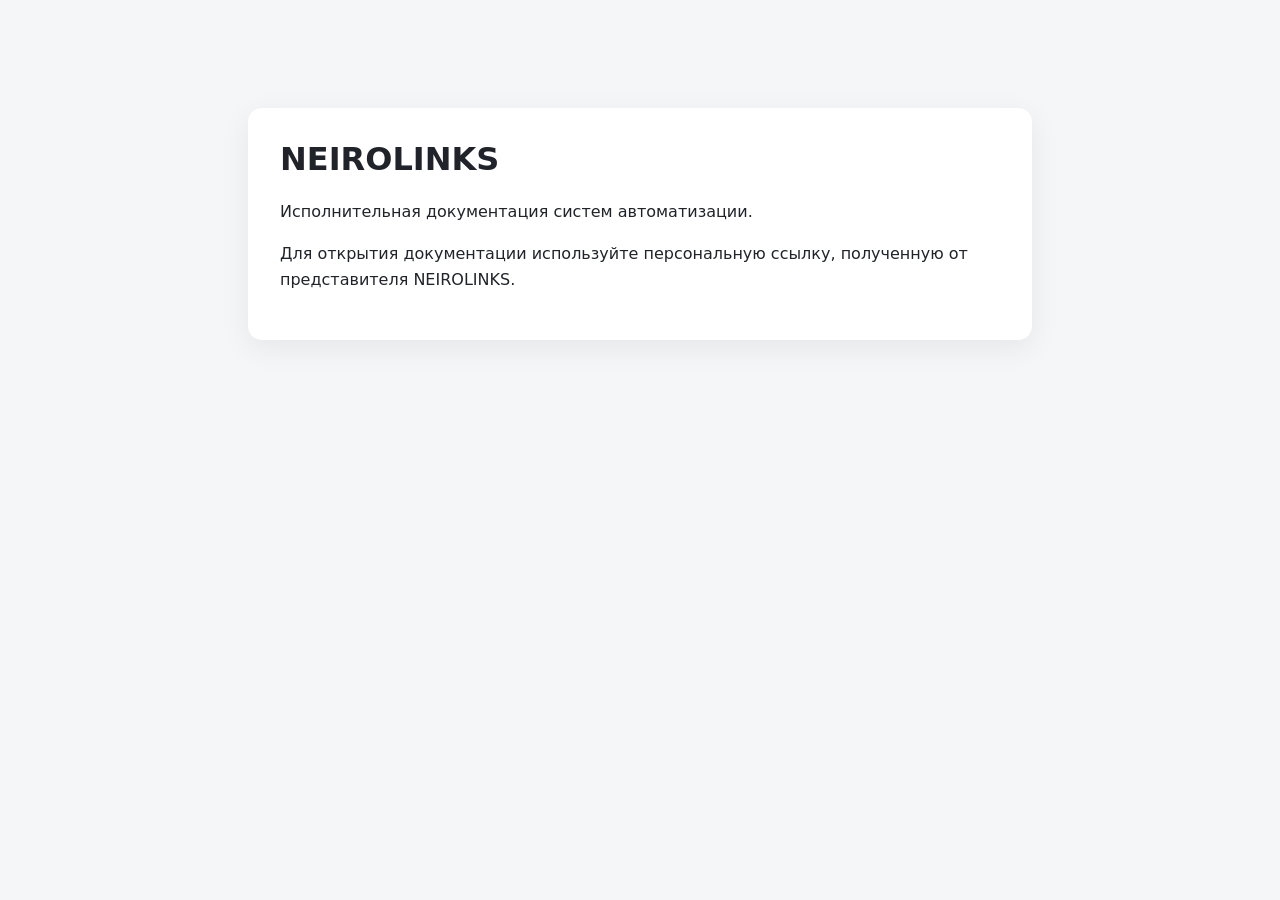
<file: static/index.html>
<!doctype html>
<html lang="ru">
<head>
  <meta charset="utf-8">
  <meta name="viewport" content="width=device-width,initial-scale=1">
  <meta name="robots" content="noindex,nofollow,noarchive">
  <title>NEIROLINKS · Документация</title>
  <style>body{font-family:system-ui,-apple-system,Segoe UI,sans-serif;margin:0;background:#f4f6f8;color:#20242a}.box{max-width:720px;margin:12vh auto;padding:32px;background:white;border-radius:14px;box-shadow:0 8px 30px #0001}h1{margin-top:0}p{line-height:1.6}</style>
</head>
<body><main class="box"><h1>NEIROLINKS</h1><p>Исполнительная документация систем автоматизации.</p><p>Для открытия документации используйте персональную ссылку, полученную от представителя NEIROLINKS.</p></main></body>
</html>
</file>
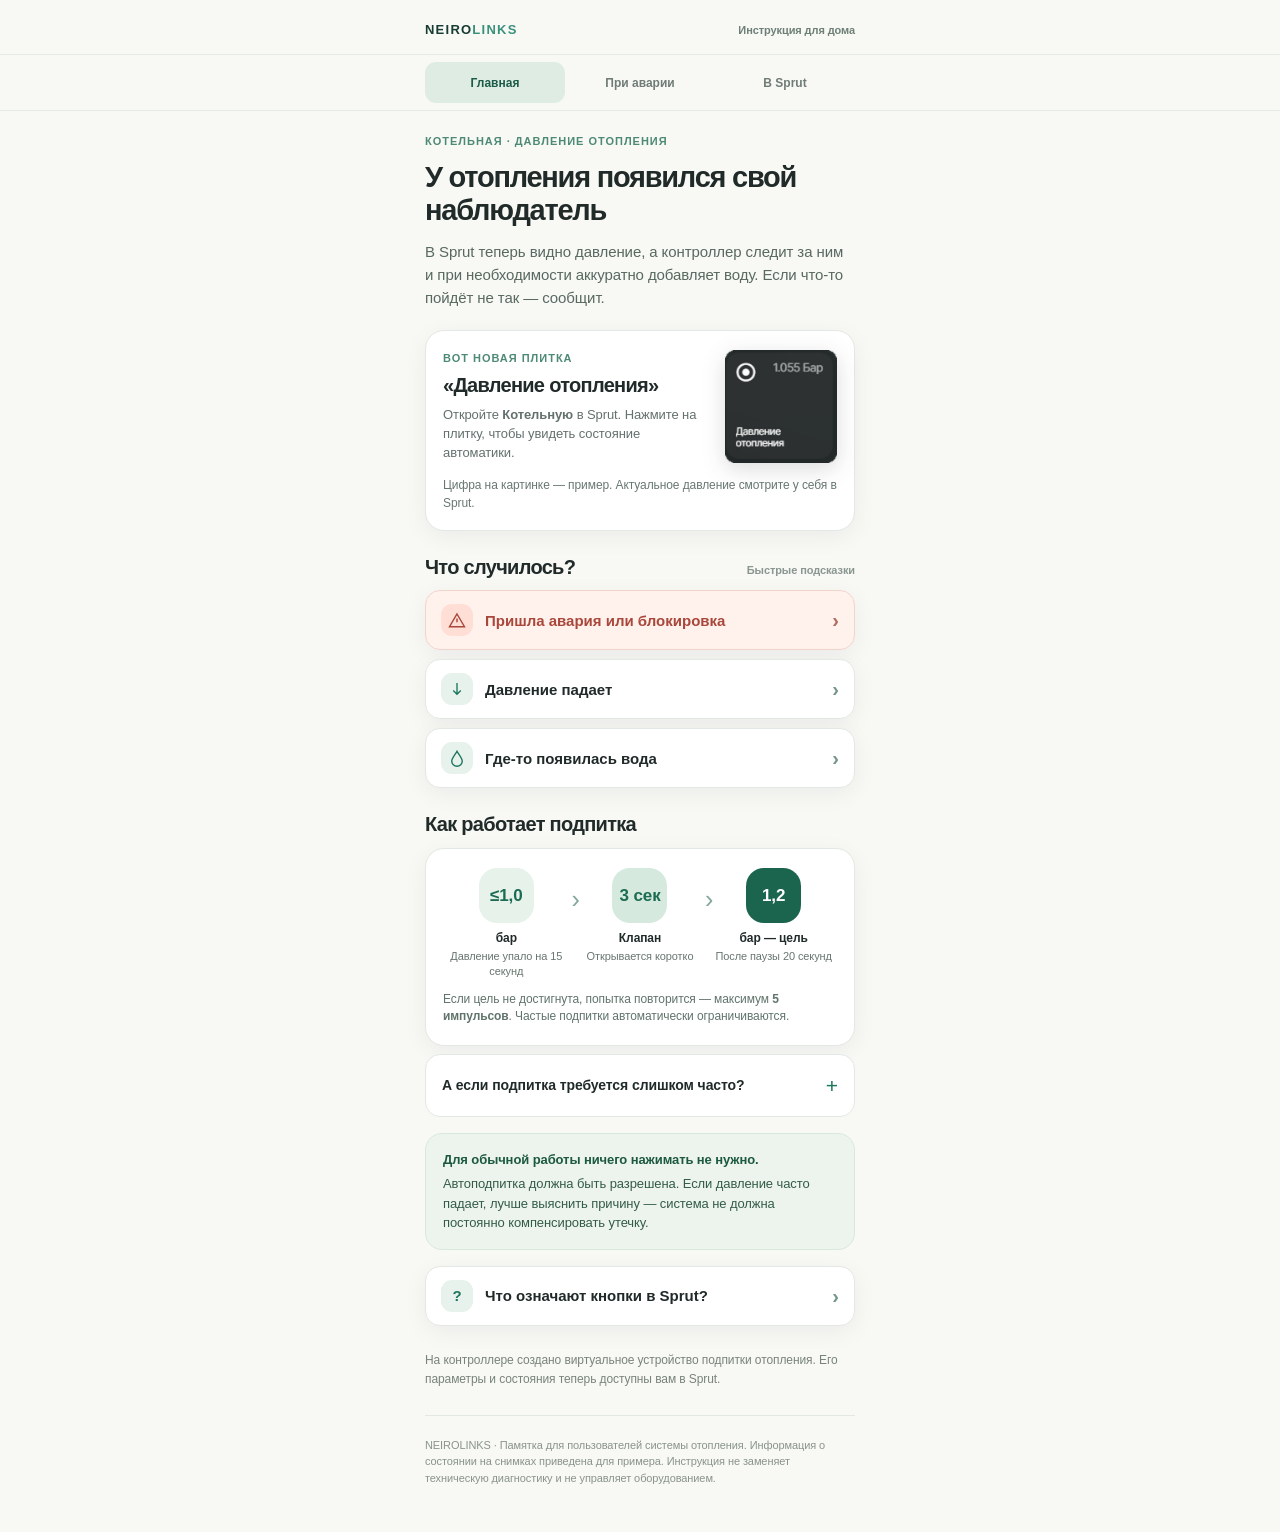
<file: objects/04-42-lastochka-d2aeaaa5/docs/guide/index.html>
<!DOCTYPE html>
<html lang="ru">
<head>
  <meta charset="utf-8">
  <meta name="viewport" content="width=device-width,initial-scale=1,viewport-fit=cover">
  <meta name="robots" content="noindex,nofollow,noarchive">
  <meta name="googlebot" content="noindex,nofollow,noarchive">
  <meta name="theme-color" content="#f8f8f5">
  <meta name="description" content="Короткая инструкция для жильцов: контроль давления отопления, карточка Sprut, действия при аварии и причины падения давления.">
  <title>Давление отопления — инструкция | NEIROLINKS</title>
  <style>
    :root{
      --bg:#f8f8f5;--paper:#fff;--text:#202a29;--muted:#64716e;--subtle:#8a9690;
      --line:#e2e9e4;--green:#1c765e;--mint:#e6f2eb;--dark:#193c35;
      --rose:#a9473a;--rosebg:#fff1ec;--amber:#8c6232;--amberbg:#fff6e8;
      --shadow:0 6px 24px rgba(20,53,42,.055)
    }
    *,*::before,*::after{box-sizing:border-box}
    html{scroll-behavior:smooth;-webkit-text-size-adjust:100%}
    body{margin:0;background:var(--bg);color:var(--text);font:15px/1.57 -apple-system,BlinkMacSystemFont,"Segoe UI",Arial,sans-serif;letter-spacing:-.006em}
    button{font:inherit;-webkit-tap-highlight-color:transparent}
    a{color:var(--green)}
    .wrap{width:100%;max-width:470px;margin:0 auto;padding-left:20px;padding-right:20px}
    .shell{min-height:100dvh;padding-bottom:46px}
    header{padding:20px 0 14px}
    .brand{display:flex;align-items:center;justify-content:space-between;gap:10px}
    .logo{font-size:13px;font-weight:850;letter-spacing:.095em;white-space:nowrap;color:#173d33}
    .logo span{color:#39917a}
    .minor{font-size:11px;font-weight:650;color:#6d7f76}
    .topnav-wrap{position:sticky;top:0;z-index:12;background:rgba(248,248,245,.96);backdrop-filter:blur(14px);-webkit-backdrop-filter:blur(14px);border-top:1px solid rgba(226,233,228,.8);border-bottom:1px solid rgba(226,233,228,.8)}
    .topnav{display:grid;grid-template-columns:1fr 1fr 1fr;gap:5px;padding:7px 20px}
    .tab{border:0;border-radius:11px;min-height:41px;padding:6px 4px;color:#707c76;background:transparent;font-size:12px;font-weight:720;line-height:1.2;cursor:pointer;white-space:nowrap}
    .tab[aria-selected=true]{background:#dfece4;color:#1b5b47}
    .page{display:none;padding-top:22px}
    .page.active{display:block}
    .hint{font-size:11px;font-weight:790;letter-spacing:.09em;text-transform:uppercase;color:#4d8a75;margin:0 0 10px}
    h1,h2,h3,p{margin-top:0}
    h1{font-size:29px;line-height:1.14;letter-spacing:-.043em;font-weight:770;margin:0 0 13px}
    h2{font-size:23px;line-height:1.18;letter-spacing:-.035em;font-weight:760;margin:0 0 12px}
    h3{font-size:17px;line-height:1.28;letter-spacing:-.02em;font-weight:740;margin:0 0 7px}
    .lead{font-size:15px;line-height:1.55;color:#586960;margin-bottom:20px}
    .card{background:var(--paper);border:1px solid var(--line);border-radius:19px;box-shadow:var(--shadow)}
    .intro{padding:19px 17px 18px}
    .intro-row{display:grid;grid-template-columns:minmax(0,1fr) 112px;align-items:center;gap:13px}
    .intro-row h2{font-size:20px;margin-bottom:9px}
    .intro-row p{font-size:13px;color:var(--muted);margin:0;line-height:1.46}
    .pressure-tile{width:112px;height:114px;object-fit:contain;filter:drop-shadow(0 6px 11px rgba(28,36,32,.16))}
    .micro{font-size:12px;color:#697872;line-height:1.5;margin:12px 0 0}
    .section-h{display:flex;justify-content:space-between;align-items:baseline;gap:10px;margin:25px 0 11px}
    .section-h h2{font-size:20px;margin:0}
    .section-h span{font-size:11px;color:var(--subtle);font-weight:600;white-space:nowrap}
    .btn{display:flex;align-items:center;justify-content:space-between;gap:12px;width:100%;border:1px solid var(--line);border-radius:15px;min-height:57px;text-align:left;padding:13px 15px;background:#fff;color:var(--text);font-weight:730;font-size:15px;cursor:pointer;box-shadow:var(--shadow);line-height:1.28}
    .btn svg{width:18px;height:18px;flex:0 0 auto}
    .btn .left{display:flex;align-items:center;gap:12px}
    .btn .ic{display:grid;place-items:center;width:32px;height:32px;min-width:32px;border-radius:11px;background:var(--mint);color:var(--green)}
    .btn .arrow{font-weight:700;font-size:20px;color:#749588;line-height:1}
    .btn-alert{color:var(--rose);background:var(--rosebg);border-color:#f3d4cc}
    .btn-alert .ic{background:#ffded5;color:var(--rose)}
    .btn-alert .arrow{color:#ae6b5f}
    .stack{display:grid;gap:9px}
    .flowcard{padding:19px 17px}
    .flow{display:grid;grid-template-columns:repeat(3,minmax(0,1fr));gap:7px;align-items:start}
    .flow-step{text-align:center;position:relative}
    .bubble{height:55px;width:55px;margin:0 auto 8px;border-radius:18px;background:#e7f2eb;display:grid;place-items:center;color:#1c6c53;font-size:17px;font-weight:780;line-height:1}
    .flow-step:nth-child(2) .bubble{background:#d6e9de}
    .flow-step:nth-child(3) .bubble{background:#1b654e;color:#fff}
    .flow-step small{display:block;color:#68766e;font-size:11px;line-height:1.33}
    .flow-step strong{display:block;font-size:12px;line-height:1.23;margin:0 0 4px}
    .flow-step:not(:last-child)::after{content:'›';position:absolute;right:-10px;top:12px;font-size:25px;color:#85a79a}
    .stripnote{margin:12px 0 0;color:#61746b;font-size:12px;line-height:1.47}
    .fine{margin-top:25px;font-size:12px;color:#78847b;line-height:1.57}
    .mini-heading{font-size:12px;letter-spacing:.065em;text-transform:uppercase;font-weight:770;color:#5b796b;margin:26px 0 11px}
    .seg{display:grid;grid-template-columns:1fr 1fr 1fr;gap:6px;padding:5px;border:1px solid #dde6df;border-radius:14px;background:#ecf2ec;margin:0 0 15px}
    .seg button{min-height:49px;border:0;border-radius:10px;background:transparent;color:#596960;font-size:12px;font-weight:700;line-height:1.25;padding:6px;cursor:pointer}
    .seg button[aria-pressed=true]{background:#fff;color:#1d624c;box-shadow:0 2px 10px rgba(31,75,56,.08)}
    .case{display:none}.case.on{display:block}
    .case-intro{padding:17px 17px 15px;border:1px solid var(--line);border-radius:16px;background:#fff;margin-bottom:12px}
    .case-intro strong{display:block;font-size:16px;line-height:1.3;margin:0 0 6px}
    .case-intro p{font-size:13px;color:#566861;margin:0}
    .case-intro.red{background:var(--rosebg);border-color:#f2d4cc}.case-intro.red strong{color:#913e31}
    .steps{counter-reset:step;display:grid;gap:8px}
    .step{counter-increment:step;display:grid;grid-template-columns:29px minmax(0,1fr);gap:12px;background:#fff;border:1px solid var(--line);padding:15px;border-radius:16px}
    .step::before{content:counter(step);height:29px;width:29px;background:#e5f0e9;color:#246f56;font-size:14px;font-weight:800;border-radius:50%;display:grid;place-items:center}
    .step strong{display:block;font-size:14px;line-height:1.38;margin-bottom:3px}
    .step p{font-size:13px;color:var(--muted);line-height:1.46;margin:0}
    .note{padding:14px 16px;border:1px solid #e8d8bb;border-radius:15px;background:var(--amberbg);color:#6c5435;font-size:13px;line-height:1.5;margin:14px 0 0}
    .note strong{display:block;color:#7a5126;margin:0 0 3px}
    .note.red{background:var(--rosebg);border-color:#f0d0c8;color:#8b4c42}.note.red strong{color:#a33f34}
    .s-title{font-size:19px;margin:26px 0 12px}
    .reasonlist{display:grid;gap:8px}
    .reason{padding:15px 16px;display:grid;grid-template-columns:30px 1fr;gap:10px;border-radius:15px;border:1px solid var(--line);background:#fff}
    .reason-icon{height:30px;width:30px;display:grid;place-items:center;border-radius:10px;background:#e8efe9;color:#26715a;font-size:17px;font-weight:780}
    .reason strong{font-size:14px;display:block;margin-bottom:2px;line-height:1.28}
    .reason p{margin:0;color:var(--muted);font-size:12px;line-height:1.4}
    details{border:1px solid var(--line);border-radius:15px;background:#fff;margin:8px 0;overflow:hidden}
    summary{display:flex;align-items:center;gap:9px;justify-content:space-between;list-style:none;min-height:61px;cursor:pointer;padding:13px 16px;font-weight:710;font-size:14px;line-height:1.33}
    summary::-webkit-details-marker{display:none}
    summary:after{content:'+';color:var(--green);font-size:21px;font-weight:400;line-height:1;flex-shrink:0}
    details[open] summary:after{content:'−'}
    .answer{padding:0 16px 16px;font-size:13px;color:#607169;line-height:1.54}
    .answer strong{color:#273d32}.answer p{margin-bottom:8px}
    .kind{display:inline-block;color:#618174;font-size:11px;letter-spacing:0;font-weight:720;margin:2px 0 4px}
    .kind.action{color:#b66b30}
    .screen{width:100%;display:block;border-radius:16px;max-height:none}
    .screen-wrap{padding:10px;background:#202427;border-radius:18px;margin:13px 0 5px;overflow:hidden}
    .screen-wrap img{width:100%;height:auto;display:block;border-radius:12px}
    .example{color:#79867e;font-size:11px;line-height:1.48;margin:8px 2px 14px}
    .highlight{padding:16px 17px;background:#edf4ee;border:1px solid #d8e9dc;border-radius:17px;margin:16px 0;color:#335c47;font-size:13px;line-height:1.5}
    .highlight strong{display:block;margin-bottom:5px;color:#1c5940}
    .helptext{font-size:13px;color:var(--muted);line-height:1.54;margin:8px 0 16px}
    .utility{margin-top:21px;display:grid;gap:8px}
    .utility button{font-size:13px;min-height:44px;border-radius:13px;border:1px solid var(--line);background:#fff;color:var(--green);font-weight:720;padding:10px;cursor:pointer}
    .smalllinks{margin-top:12px;color:#7b877e;font-size:11px;line-height:1.6}
    .smalllinks a{color:#567969}
    .footer{padding:21px 0 0;margin-top:26px;border-top:1px solid var(--line);color:#89948b;font-size:11px;line-height:1.5}
    :focus-visible{outline:3px solid #7cbba6;outline-offset:3px}
    @media(max-width:350px){.wrap{padding-left:17px;padding-right:17px}.topnav{padding-left:17px;padding-right:17px}.intro-row{grid-template-columns:minmax(0,1fr) 98px;gap:10px}.pressure-tile{width:98px;height:101px}h1{font-size:27px}.flowcard{padding:16px 12px}.step{padding:13px}}
    @media(prefers-reduced-motion:reduce){html{scroll-behavior:auto}}
    @media print{.topnav-wrap,.utility{display:none}.page{display:block!important;break-before:page}.wrap{max-width:650px}.shell{padding-bottom:0}}
  </style>
</head>
<body>
<div class="shell">
  <header class="wrap">
    <div class="brand"><span class="logo">NEIRO<span>LINKS</span></span><span class="minor">Инструкция для дома</span></div>
  </header>
  <nav class="topnav-wrap" aria-label="Разделы инструкции">
    <div class="topnav wrap" role="tablist">
      <button class="tab" type="button" role="tab" data-page="home" aria-selected="true">Главная</button>
      <button class="tab" type="button" role="tab" data-page="alarm" aria-selected="false">При аварии</button>
      <button class="tab" type="button" role="tab" data-page="sprut" aria-selected="false">В Sprut</button>
    </div>
  </nav>
  <main class="wrap">
    <section class="page active" id="home" aria-labelledby="home-title">
      <div class="hint">Котельная · Давление отопления</div>
      <h1 id="home-title">У отопления появился свой наблюдатель</h1>
      <p class="lead">В Sprut теперь видно давление, а контроллер следит за ним и при необходимости аккуратно добавляет воду. Если что-то пойдёт не так — сообщит.</p>
      <div class="intro card">
        <div class="intro-row">
          <div>
            <div class="hint" style="margin-bottom:7px">Вот новая плитка</div>
            <h2>«Давление отопления»</h2>
            <p>Откройте <strong>Котельную</strong> в Sprut. Нажмите на плитку, чтобы увидеть состояние автоматики.</p>
          </div>
          <img class="pressure-tile" src="[data-uri]" width="112" height="114" alt="Настоящая плитка «Давление отопления» в приложении Sprut">
        </div>
        <p class="micro">Цифра на картинке — пример. Актуальное давление смотрите у себя в Sprut.</p>
      </div>
      <div class="section-h"><h2>Что случилось?</h2><span>Быстрые подсказки</span></div>
      <div class="stack">
        <button type="button" class="btn btn-alert" data-go="alarm" data-case="block"><span class="left"><span class="ic"><svg viewBox="0 0 24 24" fill="none" stroke="currentColor" stroke-width="1.9"><path d="M12 4 22 21H2L12 4Z"/><path d="M12 10v5m0 3h.01"/></svg></span><span>Пришла авария или блокировка</span></span><span class="arrow">›</span></button>
        <button type="button" class="btn" data-go="alarm" data-case="low"><span class="left"><span class="ic"><svg viewBox="0 0 24 24" fill="none" stroke="currentColor" stroke-width="1.8"><path d="M12 4v15m-5-5 5 5 5-5"/></svg></span><span>Давление падает</span></span><span class="arrow">›</span></button>
        <button type="button" class="btn" data-go="alarm" data-case="leak"><span class="left"><span class="ic"><svg viewBox="0 0 24 24" fill="none" stroke="currentColor" stroke-width="1.8"><path d="M12 3c-2 4-7 9-7 13a7 7 0 0 0 14 0c0-4-5-9-7-13Z"/></svg></span><span>Где-то появилась вода</span></span><span class="arrow">›</span></button>
      </div>
      <div class="section-h"><h2>Как работает подпитка</h2></div>
      <div class="flowcard card">
        <div class="flow" aria-label="Алгоритм: от одного бара — короткий импульс — контроль 1,2 бара">
          <div class="flow-step"><div class="bubble">≤1,0</div><strong>бар</strong><small>Давление упало на 15 секунд</small></div>
          <div class="flow-step"><div class="bubble">3 сек</div><strong>Клапан</strong><small>Открывается коротко</small></div>
          <div class="flow-step"><div class="bubble">1,2</div><strong>бар — цель</strong><small>После паузы 20 секунд</small></div>
        </div>
        <p class="stripnote">Если цель не достигнута, попытка повторится — максимум <strong>5 импульсов</strong>. Частые подпитки автоматически ограничиваются.</p>
      </div>
      <details><summary>А если подпитка требуется слишком часто?</summary><div class="answer">За один цикл — не больше 5 коротких открытий. Также контроллер ограничивает частоту: до 3 циклов за час и 6 за сутки. Если лимит исчерпан, он блокирует попытки. Это повод искать причину падения давления, а не сбрасывать ошибку снова и снова.</div></details>
      <div class="highlight"><strong>Для обычной работы ничего нажимать не нужно.</strong>Автоподпитка должна быть разрешена. Если давление часто падает, лучше выяснить причину — система не должна постоянно компенсировать утечку.</div>
      <button type="button" class="btn" data-go="sprut"><span class="left"><span class="ic">?</span><span>Что означают кнопки в Sprut?</span></span><span class="arrow">›</span></button>
      <p class="fine">На контроллере создано виртуальное устройство подпитки отопления. Его параметры и состояния теперь доступны вам в Sprut.</p>
    </section>

    <section class="page" id="alarm" aria-labelledby="alarm-title">
      <div class="hint">Быстрая помощь</div>
      <h1 id="alarm-title">Что делать, если что-то случилось?</h1>
      <p class="lead">Выберите ситуацию. Здесь только действия, которые действительно нужны в первую очередь.</p>
      <div class="seg" aria-label="Выбрать ситуацию">
        <button type="button" data-case-nav="block" aria-pressed="true">Авария /<br>блокировка</button>
        <button type="button" data-case-nav="low" aria-pressed="false">Падает<br>давление</button>
        <button type="button" data-case-nav="leak" aria-pressed="false">Вижу<br>течь</button>
      </div>
      <div class="case on" id="case-block">
        <div class="case-intro"><strong>Автоматика остановилась не просто так.</strong><p>Посмотрите в Sprut, что именно ей не понравилось. Часто причина уже написана в карточке.</p></div>
        <div class="steps">
          <div class="step"><div><strong>Откройте Sprut → Котельная → Подпитка отопления</strong><p>Прочитайте «Аварийная блокировка» и «Причина аварии». Если причина пуста — проверьте «Причина запрета».</p></div></div>
          <div class="step"><div><strong>Проверьте давление и осмотрите видимые соединения</strong><p>Вода, мокрый пол или быстрое падение давления — повод не продолжать подпитку.</p></div></div>
          <div class="step"><div><strong>Если неясно, отправьте специалисту скриншот</strong><p>Особенно если причина — датчик, реле, превышение лимитов или авария повторяется.</p></div></div>
          <div class="step"><div><strong>«Сбросить аварию» — только после выяснения причины</strong><p>Когда специалист подтвердит, что сброс допустим, нажмите переключатель внизу карточки один раз и проверьте новый статус.</p></div></div>
        </div>
        <div class="note red"><strong>Внимание: после сброса подпитка может начаться сразу.</strong>При включённой автоматике и низком давлении система снова оценит условия и может открыть клапан. Не используйте сброс вместо устранения неисправности.</div>
      </div>
      <div class="case" id="case-low">
        <div class="case-intro"><strong>Давление стало меньше обычного?</strong><p>Сначала посмотрите точную цифру в Sprut и состояние подпитки.</p></div>
        <div class="steps">
          <div class="step"><div><strong>Посмотрите показание «Давление отопления»</strong><p>При <strong>1,0 бар и ниже</strong> контроллер начинает проверку условий для подпитки.</p></div></div>
          <div class="step"><div><strong>Проверьте «Состояние» и «Автоподпитка»</strong><p>Если подпитка разрешена и ошибок нет, автоматика сама выполнит короткие попытки и оценит давление.</p></div></div>
          <div class="step"><div><strong>Если давление ниже 0,8 бар или повторно падает — свяжитесь со специалистом</strong><p>Проверьте, нет ли следов воды у радиаторов, соединений и в котельной.</p></div></div>
        </div>
        <div class="note"><strong>0,8 бар — отдельное предупреждение.</strong>Оно само по себе не равно «аварийной блокировке». Защита и уведомление — разные состояния.</div>
      </div>
      <div class="case" id="case-leak">
        <div class="case-intro red"><strong>Есть лужа, капает соединение или вода возле оборудования?</strong><p>В первую очередь нужно остановить возможную утечку, а не сбрасывать ошибку.</p></div>
        <div class="steps">
          <div class="step"><div><strong>Отключите «Автоподпитка» в карточке Sprut</strong><p>Переведите переключатель в положение «Выключен», чтобы автоматика не добавляла воду. Если Sprut недоступен, обратитесь к специалисту.</p></div></div>
          <div class="step"><div><strong>Если знаете отдельный кран подпитки — перекройте его</strong><p>Только если можете безопасно и точно определить нужный кран. Незнакомые вентили не трогайте.</p></div></div>
          <div class="step"><div><strong>Свяжитесь со специалистом и пришлите фотографии</strong><p>Укажите место утечки и текущее давление. При воде возле электрики не прикасайтесь к мокрому оборудованию.</p></div></div>
        </div>
        <div class="note red"><strong>Не нажимайте «Сбросить аварию».</strong>Пока течь не устранена, повторная подпитка может добавить воды в повреждённую систему.</div>
      </div>
      <h2 class="s-title">Почему вообще падает давление?</h2>
      <div class="reasonlist">
        <div class="reason"><div class="reason-icon">1</div><div><strong>Небольшая утечка</strong><p>Соединения труб, радиаторы, краны, скрытые участки. Осмотрите доступные места на капли и влажные следы.</p></div></div>
        <div class="reason"><div class="reason-icon">2</div><div><strong>Выпускали воздух или обслуживали отопление</strong><p>После слива части воды давление может снизиться. Если это повторяется без работ — нужна проверка.</p></div></div>
        <div class="reason"><div class="reason-icon">3</div><div><strong>Сбрасывает предохранительный клапан</strong><p>Вода может уходить в дренаж и не попадать на пол. Проверку поручите специалисту.</p></div></div>
        <div class="reason"><div class="reason-icon">4</div><div><strong>Проблема с расширительным баком</strong><p>Особенно если при нагреве давление сильно растёт, а после остывания заметно падает.</p></div></div>
      </div>
      <details><summary>Почему давление иногда меняется само по себе?</summary><div class="answer">При нагреве вода расширяется, при остывании — сжимается. Небольшие колебания нормальны. Частые или значительные падения — повод проверить систему.</div></details>
      <details><summary>Откуда эти рекомендации?</summary><div class="answer">Причины и безопасные первичные проверки сверены с рекомендациями производителей оборудования: <a href="https://www.worcester-bosch.co.uk/support/troubleshooting/faqs/home-heating-faqs/the-heating-system-is-constantly-losing-pressure-what-should-i-do" target="_blank" rel="noopener noreferrer">Worcester Bosch</a> и <a href="https://vaillant.co.uk/advice/understanding-heating-technology/boilers/why-is-my-boiler-losing-pressure/" target="_blank" rel="noopener noreferrer">Vaillant</a>. Числовые пороги этой инструкции взяты из алгоритма именно вашего объекта, а не из общих инструкций котлов.</div></details>
    </section>

    <section class="page" id="sprut" aria-labelledby="sprut-title">
      <div class="hint">Знакомство с приложением</div>
      <h1 id="sprut-title">Что показывает карточка в Sprut?</h1>
      <p class="lead">Здесь объяснён каждый пункт — обычными словами. Главное: почти все строки только показывают информацию.</p>
      <div class="screen-wrap"><img src="[data-uri]" width="566" height="610" alt="Скриншот карточки Sprut: Автоподпитка, Давление отопления и Состояние" loading="lazy"></div>
      <p class="example">Так выглядит начало карточки. Данные на скриншотах — пример, а не текущее давление.</p>
      <div class="mini-heading">Верхняя часть карточки</div>
      <details open><summary><span><span class="kind action">МОЖНО ПЕРЕКЛЮЧИТЬ</span><br>Автоподпитка</span></summary><div class="answer"><strong>Главный переключатель.</strong> «Включен» — вы разрешаете автоматическую подпитку; «Выключен» — запрещаете. В обычной ситуации оставьте включённым. При обнаруженной течи отключите и сообщите специалисту. Это разрешение, а не команда немедленно открыть клапан.</div></details>
      <details open><summary><span><span class="kind">ТОЛЬКО ПОКАЗАНИЕ</span><br>Давление отопления</span></summary><div class="answer">Текущее давление системы в барах. Показание уже учитывает поправку датчика. При 1,0 бар и ниже автоматика может начать подпитку, цель — 1,2 бар после паузы.</div></details>
      <details><summary><span><span class="kind">ТОЛЬКО ПОКАЗАНИЕ</span><br>Состояние</span></summary><div class="answer">Говорит, что автоматика делает сейчас: ждёт, открывает клапан, выдерживает паузу, завершила подпитку либо остановилась из-за причины запрета.</div></details>
      <div class="screen-wrap"><img src="[data-uri]" width="566" height="480" alt="Скриншот Sprut: аварийная блокировка, причина аварии, причина запрета" loading="lazy"></div>
      <div class="mini-heading">Аварии и причины</div>
      <details><summary><span><span class="kind">ТОЛЬКО ПОКАЗАНИЕ</span><br>Аварийная блокировка</span></summary><div class="answer">«Нет блокировки» — защитная остановка не зафиксирована. «Авария» — автоматика заблокировала новые попытки подпитки. Причину посмотрите ниже.</div></details>
      <details><summary><span><span class="kind">ТОЛЬКО ПОКАЗАНИЕ</span><br>Причина аварии</span></summary><div class="answer">Текст о зафиксированной аварии: например, не достигнуто давление за допустимое число импульсов, превышены лимиты или нарушена работа реле. Если аварии нет, строка может быть пустой.</div></details>
      <details><summary><span><span class="kind">ТОЛЬКО ПОКАЗАНИЕ</span><br>Причина запрета</span></summary><div class="answer">Объясняет, почему <em>сейчас</em> подпитка не может начаться: отключён переключатель, нет свежих показаний датчика, действует пауза или блокировка. Пустая строка — дополнительных препятствий не обнаружено.</div></details>
      <div class="screen-wrap"><img src="[data-uri]" width="566" height="1074" alt="Скриншот Sprut: Датчик давления, Низкое давление, Авторежим WB и Сбросить аварию" loading="lazy"></div>
      <div class="mini-heading">Нижняя часть карточки</div>
      <details><summary><span><span class="kind">ТОЛЬКО ПОКАЗАНИЕ</span><br>Датчик давления</span></summary><div class="answer">«Ошибки датчика нет» — данные поступают корректно. Если появляется ошибка, автоматика не должна доверять давлению. Сообщите специалисту.</div></details>
      <details><summary><span><span class="kind">ТОЛЬКО ПОКАЗАНИЕ</span><br>Низкое давление</span></summary><div class="answer">Предупреждение при давлении ниже 0,8 бар. Может появляться без аварийной блокировки. Это сигнал проверить систему.</div></details>
      <details><summary><span><span class="kind">ТОЛЬКО ПОКАЗАНИЕ</span><br>Авторежим WB</span></summary><div class="answer">Дополнительное техническое разрешение, установленное на контроллере. «Разрешён инженером» — автоматический режим со стороны контроллера включён. Если выключен, обратитесь к специалисту.</div></details>
      <details><summary><span><span class="kind action">КОМАНДА — С ОСТОРОЖНОСТЬЮ</span><br>Сбросить аварию</span></summary><div class="answer"><strong>Это кнопка действия, а не постоянный режим.</strong> Одно нажатие отправляет запрос на полный сброс программной блокировки, счётчиков и ожиданий. Если автоматическая подпитка разрешена и давление низкое, новый цикл может начаться сразу. Пользуйтесь после выяснения причины; работу реального сброса из этой карточки нужно дополнительно подтвердить на объекте.</div></details>
      <div class="highlight"><strong>Короткое правило</strong>В повседневной жизни смотрите <b>давление</b> и <b>состояние</b>. «Автоподпитка» обычно включена. Остальные строки нужны, если придёт уведомление или что-то выглядит необычно.</div>
      <button class="btn btn-alert" type="button" data-go="alarm" data-case="block"><span class="left"><span class="ic">!</span><span>Пришла авария — что делать?</span></span><span class="arrow">›</span></button>
    </section>
    <div class="footer">NEIROLINKS · Памятка для пользователей системы отопления. Информация о состоянии на снимках приведена для примера. Инструкция не заменяет техническую диагностику и не управляет оборудованием.</div>
  </main>
</div>
<script>
(function(){
  const pages=[...document.querySelectorAll('.page')];
  const tabs=[...document.querySelectorAll('[data-page]')];
  const cases=[...document.querySelectorAll('[data-case-nav]')];
  function selectCase(id){
    const valid=['block','low','leak'].includes(id)?id:'block';
    for(const btn of cases) btn.setAttribute('aria-pressed',String(btn.dataset.caseNav===valid));
    for(const panel of document.querySelectorAll('.case'))panel.classList.toggle('on',panel.id==='case-'+valid);
  }
  function navigate(page,caseName,hash=true){
    const target=['home','alarm','sprut'].includes(page)?page:'home';
    pages.forEach(p=>p.classList.toggle('active',p.id===target));
    tabs.forEach(t=>t.setAttribute('aria-selected',String(t.dataset.page===target)));
    if(target==='alarm')selectCase(caseName||'block');
    if(hash)history.replaceState(null,'','#'+(target==='alarm'?(caseName||'block')+'-alarm':target));
    window.scrollTo(0,0);
    document.title=(target==='home'?'Давление отопления':target==='alarm'?'Что делать при аварии':'Карточка в Sprut')+' | NEIROLINKS';
  }
  function fromHash(){let hash=location.hash.slice(1);if(hash.endsWith('-alarm'))navigate('alarm',hash.slice(0,-6),false);else navigate(hash||'home',null,false)}
  tabs.forEach(b=>b.addEventListener('click',()=>navigate(b.dataset.page)));
  cases.forEach(b=>b.addEventListener('click',()=>{selectCase(b.dataset.caseNav);history.replaceState(null,'','#'+b.dataset.caseNav+'-alarm')}));
  document.querySelectorAll('[data-go]').forEach(b=>b.addEventListener('click',()=>navigate(b.dataset.go,b.dataset.case||null)));
  window.addEventListener('hashchange',fromHash);fromHash();
})();
</script>
</body>
</html>
</file>
